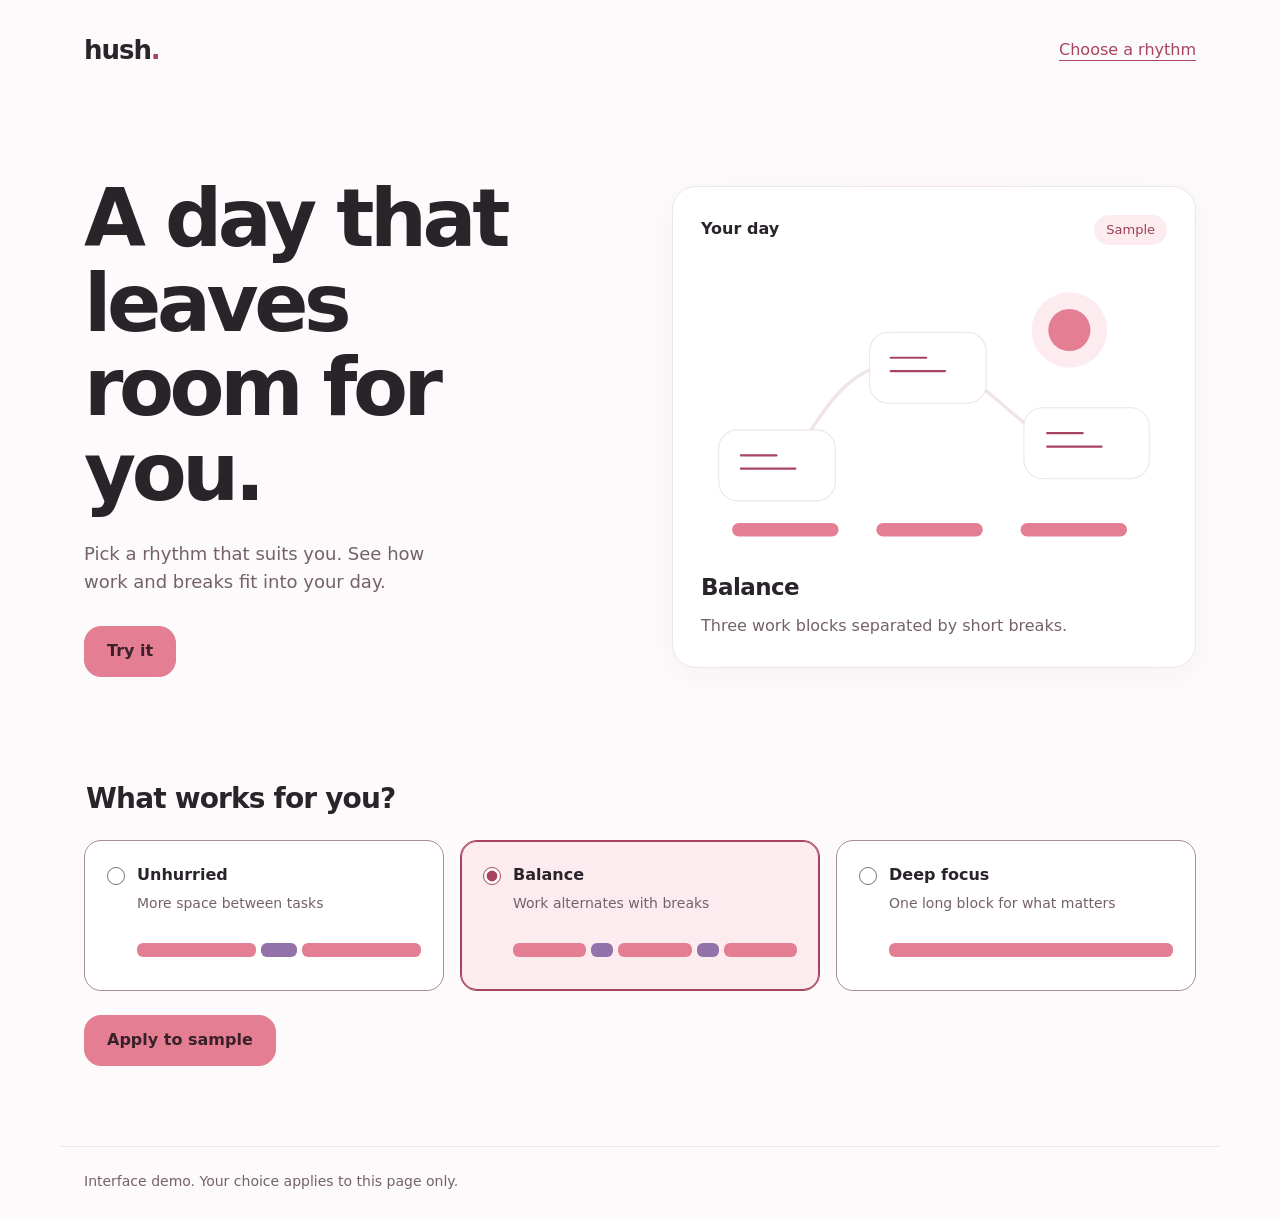
<file: skills/frontend-design/assets/interactive-starter.html>
<!doctype html>
<html lang="en">
<head>
  <meta charset="utf-8">
  <meta name="viewport" content="width=device-width, initial-scale=1">
  <meta name="theme-color" content="#fcfafb">
  <title>Hush, a visual choice example</title>
  <link rel="stylesheet" href="tokens.css">
  <style>
    .wrap { width: min(1160px, 100%); margin-inline: auto; padding-inline: 24px; }
    header { padding-block: 28px; display: flex; align-items: center; justify-content: space-between; gap: 20px; }
    .brand { font-size: 26px; font-weight: 700; letter-spacing: -.04em; }
    .brand span { color: var(--fd-rose); }
    header a { color: var(--fd-rose); text-underline-offset: 5px; padding-block: 10px; }
    .hero { display: grid; grid-template-columns: repeat(2, minmax(0, 1fr)); align-items: center; gap: 64px; padding-block: 76px 100px; }
    h1 { font-size: clamp(44px, 6.3vw, 80px); line-height: 1.06; letter-spacing: -.055em; font-weight: 650; margin: 0 0 24px; }
    .intro { font-size: 18px; color: var(--fd-muted); max-width: 34ch; margin-bottom: 30px; }
    .preview { padding: 28px; min-width: 0; position: relative; }
    .preview::before { content: ""; position: absolute; inset: -24px 0; background: radial-gradient(ellipse, #f9e5eea6, transparent 70%); z-index: -1; pointer-events: none; }
    .preview-top { display: flex; justify-content: space-between; align-items: center; gap: 12px; }
    .badge { color: var(--fd-rose-strong); background: var(--fd-rose-soft); padding: 5px 12px; border-radius: 999px; font-size: 13px; }
    .day-art { display: block; width: 100%; height: auto; margin-block: 24px; }
    .preview h2 { font-size: 23px; letter-spacing: -.025em; margin: 0 0 8px; }
    .preview p { margin: 0; color: var(--fd-muted); }
    fieldset { border: 0; padding: 0; margin: 0; min-width: 0; }
    legend { font-size: 28px; font-weight: 600; letter-spacing: -.03em; margin-bottom: 20px; }
    .choices { display: grid; grid-template-columns: repeat(3, minmax(0, 1fr)); gap: 16px; }
    .choice { display: grid; grid-template-columns: 20px 1fr; gap: 10px; align-items: start; padding: 22px; border: 1px solid var(--fd-control-line); border-radius: var(--fd-radius-md); background: var(--fd-surface); cursor: pointer; }
    .choice:has(input:checked) { background: var(--fd-rose-soft); border-color: var(--fd-rose); box-shadow: inset 0 0 0 1px var(--fd-rose); }
    .choice:has(input:focus-visible) { outline: 3px solid var(--fd-rose); outline-offset: 4px; }
    .choice input { width: 18px; height: 18px; margin: 4px 0 0; accent-color: var(--fd-rose); }
    .choice strong, .choice small { display: block; }
    .choice small { color: var(--fd-muted); font-size: 14px; margin-top: 5px; }
    .mini { display: flex; gap: 5px; height: 36px; align-items: center; margin-top: 18px; }
    .mini i { height: 14px; border-radius: 6px; background: var(--fd-accent); flex: 1; }
    .mini i.pause { background: var(--fd-plum); flex: .3; }
    .form-bottom { display: flex; align-items: center; flex-wrap: wrap; gap: 18px; margin-top: 24px; }
    #status { margin: 0; color: var(--fd-rose-strong); }
    #choose { scroll-margin-top: 24px; padding-bottom: 80px; }
    footer { padding-block: 24px; border-top: 1px solid var(--fd-line); font-size: 14px; color: var(--fd-muted); }
    @media (max-width: 900px) {
      .hero { grid-template-columns: minmax(0, 1fr); gap: 36px; padding-block: 36px 56px; }
      .choices { grid-template-columns: minmax(0, 1fr); }
      .preview { padding: 22px; }
      .preview::before { inset: 0; }
      header { flex-wrap: wrap; }
    }
  </style>
</head>
<body class="fd-theme">
  <header class="wrap"><div class="brand">hush<span>.</span></div><a href="#choose">Choose a rhythm</a></header>
  <main class="wrap">
    <section class="hero" aria-labelledby="title">
      <div>
        <h1 id="title">A day that leaves<br>room for you.</h1>
        <p class="intro">Pick a rhythm that suits you. See how work and breaks fit into your day.</p>
        <a class="fd-button fd-button--primary" href="#choose">Try it</a>
      </div>
      <div class="preview fd-panel" aria-label="Day rhythm preview">
        <div class="preview-top"><strong>Your day</strong><span class="badge">Sample</span></div>
        <svg class="day-art" viewBox="0 0 420 250" role="img" aria-labelledby="art-title art-desc">
          <title id="art-title">Day rhythm: Balance</title>
          <desc id="art-desc">Three work blocks separated by short breaks.</desc>
          <circle cx="332" cy="55" r="34" fill="#fcecf0"/>
          <circle cx="332" cy="55" r="19" fill="#e47f93"/>
          <path d="M25 192 C110 192 96 84 188 84 S285 192 395 155" fill="none" stroke="#eee4e9" stroke-width="3"/>
          <g fill="#ffffff" stroke="#eee4e9"><rect x="16" y="145" width="105" height="64" rx="17"/><rect x="152" y="57" width="105" height="64" rx="17"/><rect x="291" y="125" width="113" height="64" rx="17"/></g>
          <g stroke="#a94460" stroke-width="2" fill="none" stroke-linecap="round"><path d="M36 168h32m-32 12h49"/><path d="M171 80h32m-32 12h49"/><path d="M312 148h32m-32 12h49"/></g>
          <g id="rhythm-bars" fill="#e47f93"><rect x="28" y="229" width="96" height="12" rx="6"/><rect x="158" y="229" width="96" height="12" rx="6"/><rect x="288" y="229" width="96" height="12" rx="6"/></g>
        </svg>
        <h2 id="preview-title">Balance</h2>
        <p id="preview-copy">Three work blocks separated by short breaks.</p>
      </div>
    </section>
    <form id="choose">
      <fieldset>
        <legend>What works for you?</legend>
        <div class="choices">
          <label class="choice"><input type="radio" name="rhythm" value="gentle"><span><strong>Unhurried</strong><small>More space between tasks</small><span class="mini" aria-hidden="true"><i></i><i class="pause"></i><i></i></span></span></label>
          <label class="choice"><input type="radio" name="rhythm" value="balance" checked><span><strong>Balance</strong><small>Work alternates with breaks</small><span class="mini" aria-hidden="true"><i></i><i class="pause"></i><i></i><i class="pause"></i><i></i></span></span></label>
          <label class="choice"><input type="radio" name="rhythm" value="focus"><span><strong>Deep focus</strong><small>One long block for what matters</small><span class="mini" aria-hidden="true"><i></i></span></span></label>
        </div>
      </fieldset>
      <div class="form-bottom"><button class="fd-button fd-button--primary" type="submit">Apply to sample</button><p id="status" role="status" aria-live="polite"></p></div>
      <noscript><p>Turn on JavaScript to switch the preview. The Balance option is shown now.</p></noscript>
    </form>
  </main>
  <footer class="wrap">Interface demo. Your choice applies to this page only.</footer>
  <script>
    const rhythms = {
      gentle: { title: 'Unhurried', copy: 'Two small tasks with a long break between them.', bars: [[28, 85], [300, 85]] },
      balance: { title: 'Balance', copy: 'Three work blocks separated by short breaks.', bars: [[28, 96], [158, 96], [288, 96]] },
      focus: { title: 'Deep focus', copy: 'One long block without switching. Then time to rest.', bars: [[28, 356]] }
    };
    const form = document.querySelector('#choose');
    const status = document.querySelector('#status');
    const current = () => rhythms[new FormData(form).get('rhythm')];
    form.addEventListener('change', () => {
      const rhythm = current();
      document.querySelector('#preview-title').textContent = rhythm.title;
      document.querySelector('#preview-copy').textContent = rhythm.copy;
      document.querySelector('#art-title').textContent = 'Day rhythm: ' + rhythm.title;
      document.querySelector('#art-desc').textContent = rhythm.copy;
      const bars = rhythm.bars.map(([x, width]) => {
        const rect = document.createElementNS('http://www.w3.org/2000/svg', 'rect');
        for (const [key, value] of Object.entries({ x, width, y: 229, height: 12, rx: 6 })) rect.setAttribute(key, value);
        return rect;
      });
      document.querySelector('#rhythm-bars').replaceChildren(...bars);
      status.textContent = 'Preview: ' + rhythm.title + '. ' + rhythm.copy;
    });
    form.addEventListener('submit', (event) => {
      event.preventDefault();
      document.querySelector('.badge').textContent = 'Applied';
      status.textContent = 'Applied the ' + current().title + ' rhythm to the sample.';
    });
    form.addEventListener('change', () => { document.querySelector('.badge').textContent = 'Sample'; });
  </script>
</body>
</html>
</file>
<file: skills/frontend-design/assets/tokens.css>
:root {
  color-scheme: light;
  --fd-bg: #fcfafb;
  --fd-bg-app: #faf8f9;
  --fd-surface: #ffffff;
  --fd-text: #29242a;
  --fd-muted: #74616c;
  --fd-accent: #e47f93;
  --fd-accent-hover: #e98c9e;
  --fd-on-accent: #392029;
  --fd-rose: #a94460;
  --fd-rose-strong: #9a3f55;
  --fd-rose-soft: #fcecf0;
  --fd-plum: #9272a8;
  --fd-plum-text: #715385;
  --fd-plum-soft: #f2edf8;
  --fd-line: #eee4e9;
  --fd-line-app: #e9edf2;
  --fd-control-line: #a88c9a;
  --fd-success: #267348;
  --fd-error: #a8324b;
  --fd-warning: #b86e00;
  --fd-brand: #d78494;
  --fd-brand-blush: #efccd4;
  --fd-brand-cream: #fdeff2;
  --fd-brand-ink: #8e3a50;
  --fd-font: "Segoe UI", system-ui, -apple-system, BlinkMacSystemFont, Arial, sans-serif;
  --fd-radius-sm: 12px;
  --fd-radius-md: 17px;
  --fd-radius-lg: 24px;
  --fd-shadow: 0 8px 35px rgb(118 52 77 / 4%);
  --fd-ease: 180ms ease;
}
.fd-theme { margin: 0; font-family: var(--fd-font); color: var(--fd-text); background: var(--fd-bg); line-height: 1.55; }
.fd-theme *, .fd-theme *::before, .fd-theme *::after { box-sizing: border-box; }
.fd-theme :where(button, input, select, textarea) { font: inherit; }
.fd-theme :where(button, a, input, select, textarea, summary):focus-visible { outline: 3px solid var(--fd-rose); outline-offset: 4px; }
.fd-theme ::selection { background: #f5c6d2; color: var(--fd-text); }
.fd-button { min-height: 44px; display: inline-flex; align-items: center; justify-content: center; gap: 10px; padding: 12px 22px; border: 1px solid var(--fd-control-line); border-radius: var(--fd-radius-md); background: var(--fd-surface); color: var(--fd-text); text-decoration: none; font-weight: 600; cursor: pointer; transition: background var(--fd-ease), transform var(--fd-ease); }
.fd-button--primary { background: var(--fd-accent); border-color: var(--fd-accent); color: var(--fd-on-accent); }
@media (hover: hover) {
  .fd-button:hover { background: var(--fd-rose-soft); transform: translateY(-2px); }
  .fd-button--primary:hover { background: var(--fd-accent-hover); }
}
.fd-button:disabled { opacity: .65; cursor: default; transform: none; }
.fd-panel { border: 1px solid var(--fd-line); border-radius: var(--fd-radius-lg); background: var(--fd-surface); box-shadow: var(--fd-shadow); }
.fd-notice { margin: 0; padding: 12px 16px; border: 1px solid var(--fd-line); border-left: 4px solid var(--fd-rose); border-radius: var(--fd-radius-sm); background: var(--fd-surface); }
.fd-notice--error { border-left-color: var(--fd-error); background: var(--fd-rose-soft); color: var(--fd-error); }
.fd-notice--success { border-left-color: var(--fd-success); }
.fd-notice--system { border-left-color: var(--fd-plum); }
.fd-hatch { background-color: var(--fd-bg-app); background-image: repeating-linear-gradient(135deg, transparent 0 6px, var(--fd-line) 6px 8px); }
.fd-hatch--card { border: 1px solid var(--fd-control-line); background-image: repeating-linear-gradient(45deg, transparent 0 6px, color-mix(in srgb, var(--fd-muted) 12%, var(--fd-bg-app)) 6px 7px); color: var(--fd-muted); }
.fd-hatch--special { background-color: var(--fd-plum-soft); background-image: repeating-linear-gradient(135deg, transparent 0 6px, var(--fd-brand-blush) 6px 8px); }
.fd-zone { padding: 15px; border: 2px dashed var(--fd-warning); border-radius: var(--fd-radius-lg); background: var(--fd-surface); }
.fd-zone--danger { border-color: var(--fd-error); }
.fd-zone--danger .fd-button { border-color: var(--fd-error); color: var(--fd-error); }
.fd-ghost { border: 1px dashed var(--fd-control-line); background: var(--fd-bg-app); color: var(--fd-muted); }
.fd-muted { color: var(--fd-muted); }
@media (prefers-reduced-motion: reduce) {
  .fd-theme *, .fd-theme *::before, .fd-theme *::after { animation: none !important; transition: none !important; scroll-behavior: auto !important; }
}
</file>
